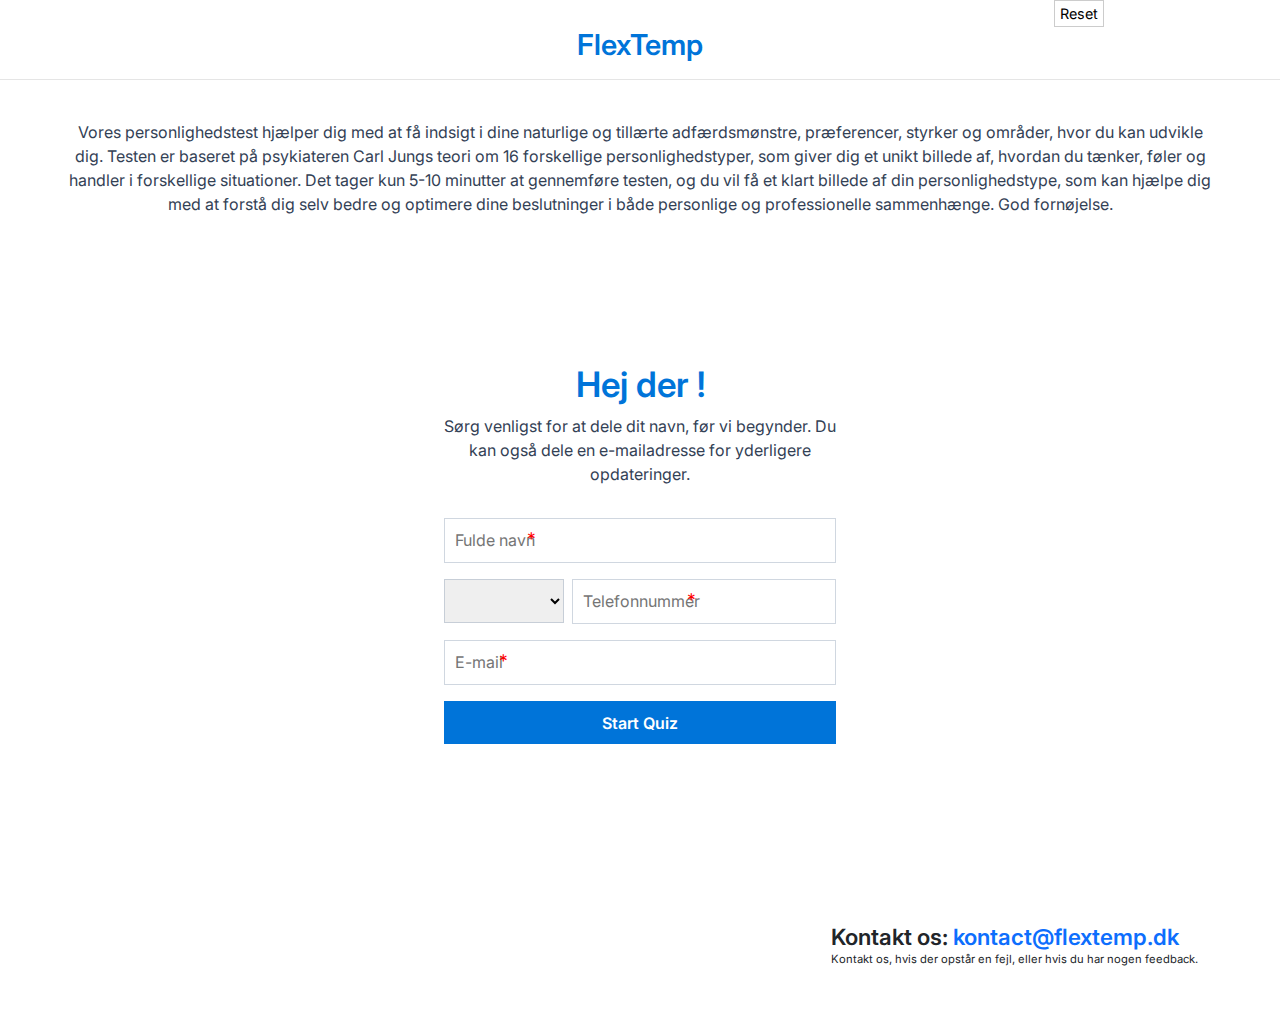
<file: index.html>
<!DOCTYPE html>
<html lang="da">
<head>
    <meta charset="UTF-8">
    <meta name="viewport" content="width=device-width, initial-scale=1.0">
    <title>Personality Test</title>

    <!-- Google Font -->
    <link rel="preconnect" href="https://fonts.googleapis.com">
    <link rel="preconnect" href="https://fonts.gstatic.com" crossorigin>
    <link href="https://fonts.googleapis.com/css2?family=Inter:ital,opsz,wght@0,14..32,100..900;1,14..32,100..900&display=swap" rel="stylesheet">

    <!-- Bootstrap css -->
    <link rel="stylesheet" href="./assets/css/bootstrap.min.css">

    <!-- Custom css -->
    <link rel="stylesheet" href="./assets/css/style.css">
</head>
<body>
  <div class="resetAndSelect">
    <div id="google_translate_element"></div>
  <button class="translateReset" onclick="resetTranslation()">Reset</button>
  </div>
  <nav class="topNav">
    <div class="navLogo">
      
      <a href="index.html" class="LogoAlter">FlexTemp</a>
    </div>
    
  </nav>
    <div class="introduction">
      <p class="introData">Vores personlighedstest hjælper dig med at få indsigt i dine naturlige og tillærte adfærdsmønstre, præferencer, styrker og områder, hvor du kan udvikle dig. Testen er baseret på psykiateren Carl Jungs teori om 16 forskellige personlighedstyper, som giver dig et unikt billede af, hvordan du tænker, føler og handler i forskellige situationer.
        Det tager kun 5-10 minutter at gennemføre testen, og du vil få et klart billede af din personlighedstype, som kan hjælpe dig med at forstå dig selv bedre og optimere dine beslutninger i både personlige og professionelle sammenhænge.
        God fornøjelse.</p>
    </div>
    <div class="home container homeParent">
      <div class="homeContentMain text-center">
        <h1 class='title'>Hej der !</h1>
        <p class='homeParagraph'>
          Sørg venligst for at dele dit navn, før vi begynder. Du kan også dele en e-mailadresse for yderligere opdateringer.
        </p>
        <form class='homeForm ' id="userForm">
          
          <div class="input-group name">
            <input
              class='homeInput'
              type="text"
              id="nameInput" 
              name="name"
              placeholder='Fulde navn'
              required
            />
            <span id="nameStar" class="placeholder-star">*</span>
            <span id="nameError" style="color: red;"></span>  
          </div>

         

          <div class="input-group mobile">
            <select id="countryCode" class="homeInput">
                
            </select>
            <input
              class='homeInput'
              type="tel"
              id="mobileInput" 
              name="mobile"
              placeholder='Telefonnummer'
              required
            />
            <span id="mobileStar" class="placeholder-star telephon">*</span>
            <span id="mobileError" style="color: red;"></span>
          </div>
        

          <div class="input-group email">
            <input
              class='homeInput'
              type="email"
              id="emailInput" 
              name="email"
              placeholder='E-mail'
              required
            />
            <span id="emailStar" class="placeholder-star">*</span> 
            <span id="emailError" style="color: red;"></span>
          </div>

         
          <button type="submit" class='startButton'>Start Quiz</button>
        </form>
      </div>
    </div>

    <footer>
      <div class="container">
        <div class="footerData">
          <h6 class="footerEmail">Kontakt os: <a href="mailto: kontact@flextemp.dk">kontact@flextemp.dk</a></h6>
          <p class="footerPara">Kontakt os, hvis der opstår en fejl, eller hvis du har nogen feedback.</p>
        </div>
      </div>
    </footer>

    
    <!-- Bootstrap js -->
    <script src="./assets/js/bootstrap.min.js"></script>

    <!-- custom js -->
     <script src="./assets/js/script.js"></script>

     <script>

      document.getElementById('userForm').addEventListener('submit', function(event) {
    event.preventDefault(); // Prevent form submission

    // Input fields
    let nameInput = document.getElementById('nameInput');
    let emailInput = document.getElementById('emailInput');
    let countryCode = document.getElementById('countryCode').value; // Get selected country code
    let mobileInput = document.getElementById('mobileInput');

    // Error message fields
    let nameError = document.getElementById('nameError');
    let emailError = document.getElementById('emailError');
    let mobileError = document.getElementById('mobileError');

    // Reset previous error messages
    nameError.textContent = "";
    emailError.textContent = "";
    mobileError.textContent = "";

    // Validation Flag
    let isValid = true;

    // Name Validation
    if (nameInput.value.trim() === "") {
        nameError.textContent = "Name is required!";
        isValid = false;
    }

    // Email Validation
    let emailPattern = /^[^\s@]+@[^\s@]+\.[^\s@]+$/;
    if (emailInput.value.trim() === "") {
        emailError.textContent = "Email is required!";
        isValid = false;
    } else if (!emailPattern.test(emailInput.value.trim())) {
        emailError.textContent = "Enter a valid email!";
        isValid = false;
    }

    // Mobile Validation
    let mobilePattern = /^[0-9\-+\s]{5,15}$/;
    if (mobileInput.value.trim() === "") {
        mobileError.textContent = "Phone number is required!";
        isValid = false;
    } else if (!mobilePattern.test(mobileInput.value.trim())) {
        mobileError.textContent = "Enter a valid phone number!";
        isValid = false;
    } else {
        mobileError.textContent = "";
    }

    // If valid, save data and redirect
    if (isValid) {
        let userData = {
            name: nameInput.value,
            email: emailInput.value,
            phone: countryCode + " " + mobileInput.value, // Combine country code & mobile number
        };

        localStorage.setItem('mcqUser', JSON.stringify(userData));

        // Redirect to MCQ page
        window.location.href = 'quiz.html';
    }
});


  // Country code
  document.addEventListener("DOMContentLoaded", function () {
      // Fetch country codes from an API
      fetch('https://restcountries.com/v3.1/all')
          .then(response => response.json())
          .then(data => {
              const countrySelect = document.getElementById('countryCode');
              
              // Filter and map country data
              let countries = data
                  .filter(country => country.cca2 && country.idd && country.idd.root)
                  .map(country => ({
                      name: country.name.common,
                      code: country.idd.root + (country.idd.suffixes ? country.idd.suffixes[0] : ''),
                      flag: country.flags && country.flags.png ? country.flags.png : ''
                  }));

              // Sort countries alphabetically by name
              countries.sort((a, b) => a.name.localeCompare(b.name));

              // Populate dropdown
              countries.forEach(country => {
                  const option = document.createElement('option');
                  option.value = country.code;
                  option.textContent = `${country.name} (${country.code})`;

                  // Default select "Dutch" country
                  if (country.name === "Netherlands") {
                      option.selected = true;
                  }

                  countrySelect.appendChild(option);
              });
          })
          .catch(error => console.error('Error fetching country data:', error));
  });

  function updatePlaceholderStars() {
  const inputs = document.querySelectorAll(".homeInput");

  inputs.forEach((input) => {
    const star = input.parentElement.querySelector(".placeholder-star");

    if (star) {
      const tempSpan = document.createElement("span");
      tempSpan.style.visibility = "hidden";
      tempSpan.style.position = "absolute";
      tempSpan.style.fontSize = getComputedStyle(input).fontSize;
      tempSpan.style.fontFamily = getComputedStyle(input).fontFamily;
      tempSpan.innerText = input.placeholder;

      document.body.appendChild(tempSpan);
      const placeholderWidth = tempSpan.offsetWidth;
      document.body.removeChild(tempSpan);

      star.style.position = "absolute";
      star.style.left = `${placeholderWidth + 12}px`;
      if(star.classList.contains("telephon")){
        star.style.left = `${placeholderWidth + 142}px`;
      }
    }
  });
}

document.addEventListener("DOMContentLoaded", function () {
  updatePlaceholderStars();

  // Optional: Run every 1 second to detect translation changes
  setInterval(updatePlaceholderStars, 1000);
});

  </script>
  <script type="text/javascript" src="assets/js/script.js"></script>
  <script type="text/javascript" src="//translate.google.com/translate_a/element.js?cb=googleTranslateElementInit"></script>
</body>
</html>
</file>
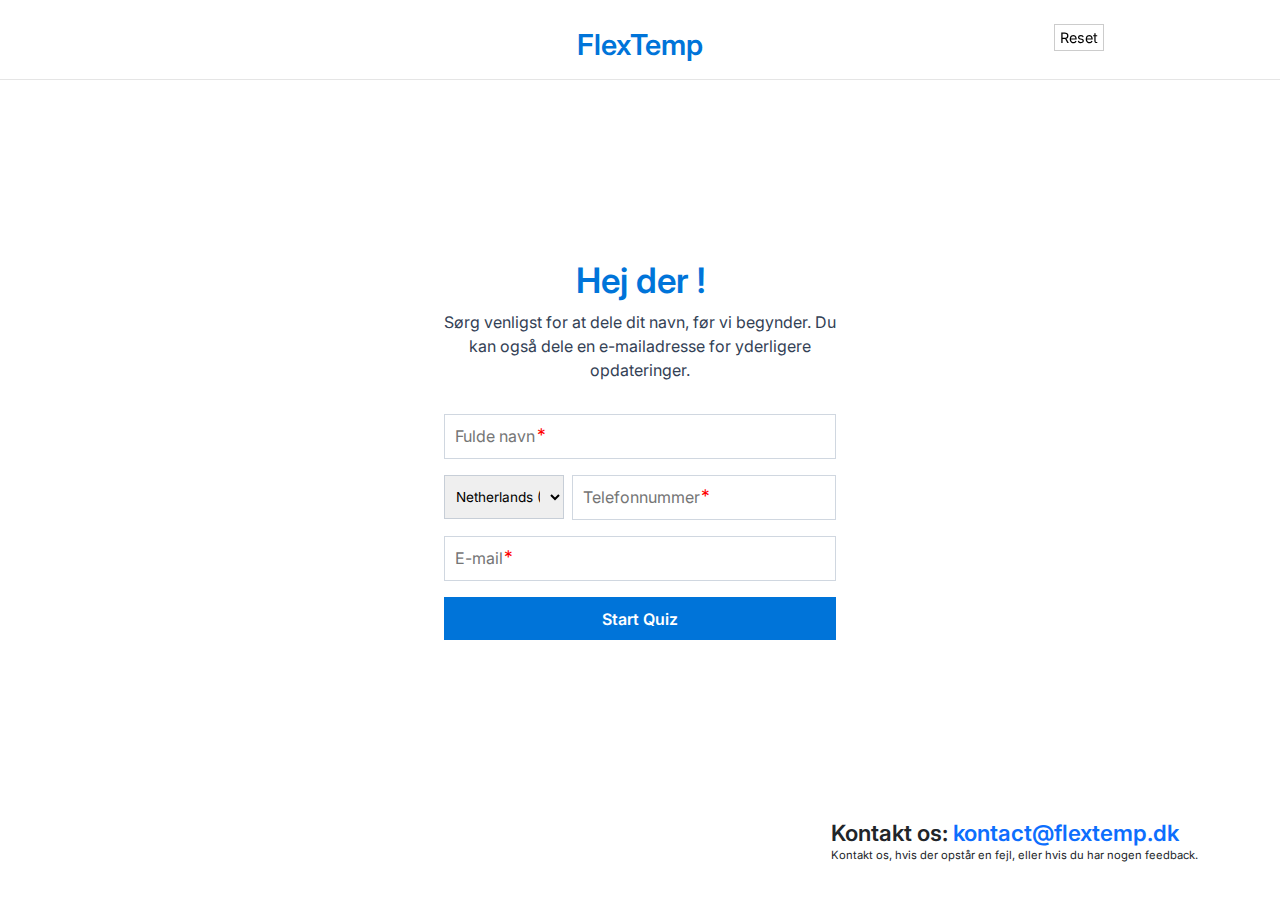
<file: static/index.html>
<!DOCTYPE html>
<html lang="en">
<head>
    <meta charset="UTF-8">
    <meta name="viewport" content="width=device-width, initial-scale=1.0">
    <title>Personality Test</title>

    <!-- Google Font -->
    <link rel="preconnect" href="https://fonts.googleapis.com">
    <link rel="preconnect" href="https://fonts.gstatic.com" crossorigin>
    <link href="https://fonts.googleapis.com/css2?family=Inter:ital,opsz,wght@0,14..32,100..900;1,14..32,100..900&display=swap" rel="stylesheet">

    <!-- Bootstrap css -->
    <link rel="stylesheet" href="/static/assets/css/bootstrap.min.css">

    <!-- Custom css -->
    <link rel="stylesheet" href="/static/assets/css/style.css">
</head>
<body>
  <div class="resetAndSelect">
    <div id="google_translate_element"></div>
  <button class="translateReset" onclick="resetTranslation()">Reset</button>
  <nav class="topNav">
    <div class="navLogo">
      <a href="/static/index.html" class="LogoAlter">FlexTemp</a>
    </div>
  </nav>

    <div class="home container homeParent">
      <div class="homeContentMain text-center">
        <h1 class='title'>Hej der !</h1>
        <p class='homeParagraph'>
          Sørg venligst for at dele dit navn, før vi begynder. Du kan også dele en e-mailadresse for yderligere opdateringer.
        </p>
        <form class='homeForm ' id="userForm">
          
          <div class="input-group name">
            <input
              class='homeInput'
              type="text"
              id="nameInput" 
              name="name"
              placeholder='Fulde navn'
              required
            />
            <span id="nameStar" class="placeholder-star">*</span>
            <span id="nameError" style="color: red;"></span>  
          </div>

         

          <div class="input-group mobile">
            <select id="countryCode" class="homeInput">
                
            </select>
            <input
              class='homeInput'
              type="tel"
              id="mobileInput" 
              name="mobile"
              placeholder='Telefonnummer'
              required
            />
            <span id="mobileStar" class="placeholder-star">*</span>
            <span id="mobileError" style="color: red;"></span>
          </div>
        

          <div class="input-group email">
            <input
              class='homeInput'
              type="email"
              id="emailInput" 
              name="email"
              placeholder='E-mail'
              required
            />
            <span id="emailStar" class="placeholder-star">*</span> 
            <span id="emailError" style="color: red;"></span>
          </div>

         
          <button type="submit" class='startButton'>Start Quiz</button>
        </form>
      </div>
    </div>

    <footer>
      <div class="container">
        <div class="footerData">
          <h6 class="footerEmail">Kontakt os: <a href="mailto: kontact@flextemp.dk">kontact@flextemp.dk</a></h6>
          <p class="footerPara">Kontakt os, hvis der opstår en fejl, eller hvis du har nogen feedback.</p>
        </div>
      </div>
    </footer>

    
    <!-- Bootstrap js -->
    <script src="/static/assets/js/bootstrap.min.js"></script>

    <!-- custom js -->
     <script src="/static/assets/js/script.js"></script>

     <script>

      document.getElementById('userForm').addEventListener('submit', function(event) {
    event.preventDefault(); // Prevent form submission

    // Input fields
    let nameInput = document.getElementById('nameInput');
    let emailInput = document.getElementById('emailInput');
    let countryCode = document.getElementById('countryCode').value; // Get selected country code
    let mobileInput = document.getElementById('mobileInput');

    // Error message fields
    let nameError = document.getElementById('nameError');
    let emailError = document.getElementById('emailError');
    let mobileError = document.getElementById('mobileError');

    // Reset previous error messages
    nameError.textContent = "";
    emailError.textContent = "";
    mobileError.textContent = "";

    // Validation Flag
    let isValid = true;

    // Name Validation
    if (nameInput.value.trim() === "") {
        nameError.textContent = "Name is required!";
        isValid = false;
    }

    // Email Validation
    let emailPattern = /^[^\s@]+@[^\s@]+\.[^\s@]+$/;
    if (emailInput.value.trim() === "") {
        emailError.textContent = "Email is required!";
        isValid = false;
    } else if (!emailPattern.test(emailInput.value.trim())) {
        emailError.textContent = "Enter a valid email!";
        isValid = false;
    }

    // Mobile Validation
    let mobilePattern = /^[0-9\-+\s]{5,15}$/;
    if (mobileInput.value.trim() === "") {
        mobileError.textContent = "Phone number is required!";
        isValid = false;
    } else if (!mobilePattern.test(mobileInput.value.trim())) {
        mobileError.textContent = "Enter a valid phone number!";
        isValid = false;
    } else {
        mobileError.textContent = "";
    }

    // If valid, save data and redirect
    if (isValid) {
        let userData = {
            name: nameInput.value,
            email: emailInput.value,
            phone: countryCode + " " + mobileInput.value, // Combine country code & mobile number
        };

        localStorage.setItem('mcqUser', JSON.stringify(userData));

        // Redirect to MCQ page
        window.location.href = '/static/quiz.html';
    }
});


  // Country code
document.addEventListener("DOMContentLoaded", function () {
    let countries = [
          { "country": "Afghanistan", "code": "+93" },
          { "country": "Albania", "code": "+355" },
          { "country": "Algeria", "code": "+213" },
          { "country": "Andorra", "code": "+376" },
          { "country": "Angola", "code": "+244" },
          { "country": "Argentina", "code": "+54" },
          { "country": "Armenia", "code": "+374" },
          { "country": "Australia", "code": "+61" },
          { "country": "Austria", "code": "+43" },
          { "country": "Azerbaijan", "code": "+994" },
          { "country": "Bahamas", "code": "+1-242" },
          { "country": "Bahrain", "code": "+973" },
          { "country": "Bangladesh", "code": "+880" },
          { "country": "Barbados", "code": "+1-246" },
          { "country": "Belarus", "code": "+375" },
          { "country": "Belgium", "code": "+32" },
          { "country": "Belize", "code": "+501" },
          { "country": "Benin", "code": "+229" },
          { "country": "Bhutan", "code": "+975" },
          { "country": "Bolivia", "code": "+591" },
          { "country": "Bosnia and Herzegovina", "code": "+387" },
          { "country": "Botswana", "code": "+267" },
          { "country": "Brazil", "code": "+55" },
          { "country": "Brunei", "code": "+673" },
          { "country": "Bulgaria", "code": "+359" },
          { "country": "Burkina Faso", "code": "+226" },
          { "country": "Burundi", "code": "+257" },
          { "country": "Cambodia", "code": "+855" },
          { "country": "Cameroon", "code": "+237" },
          { "country": "Canada", "code": "+1" },
          { "country": "Chad", "code": "+235" },
          { "country": "Chile", "code": "+56" },
          { "country": "China", "code": "+86" },
          { "country": "Colombia", "code": "+57" },
          { "country": "Comoros", "code": "+269" },
          { "country": "Congo", "code": "+242" },
          { "country": "Costa Rica", "code": "+506" },
          { "country": "Croatia", "code": "+385" },
          { "country": "Cuba", "code": "+53" },
          { "country": "Cyprus", "code": "+357" },
          { "country": "Czech Republic", "code": "+420" },
          { "country": "Denmark", "code": "+45" },
          { "country": "Djibouti", "code": "+253" },
          { "country": "Dominican Republic", "code": "+1-809" },
          { "country": "Ecuador", "code": "+593" },
          { "country": "Egypt", "code": "+20" },
          { "country": "El Salvador", "code": "+503" },
          { "country": "Equatorial Guinea", "code": "+240" },
          { "country": "Eritrea", "code": "+291" },
          { "country": "Estonia", "code": "+372" },
          { "country": "Ethiopia", "code": "+251" },
          { "country": "Fiji", "code": "+679" },
          { "country": "Finland", "code": "+358" },
          { "country": "France", "code": "+33" },
          { "country": "Gabon", "code": "+241" },
          { "country": "Gambia", "code": "+220" },
          { "country": "Georgia", "code": "+995" },
          { "country": "Germany", "code": "+49" },
          { "country": "Ghana", "code": "+233" },
          { "country": "Greece", "code": "+30" },
          { "country": "Greenland", "code": "+299" },
          { "country": "Guatemala", "code": "+502" },
          { "country": "Guinea", "code": "+224" },
          { "country": "Guyana", "code": "+592" },
          { "country": "Haiti", "code": "+509" },
          { "country": "Honduras", "code": "+504" },
          { "country": "Hong Kong", "code": "+852" },
          { "country": "Hungary", "code": "+36" },
          { "country": "Iceland", "code": "+354" },
          { "country": "India", "code": "+91" },
          { "country": "Indonesia", "code": "+62" },
          { "country": "Iran", "code": "+98" },
          { "country": "Iraq", "code": "+964" },
          { "country": "Ireland", "code": "+353" },
          { "country": "Israel", "code": "+972" },
          { "country": "Italy", "code": "+39" },
          { "country": "Jamaica", "code": "+1-876" },
          { "country": "Japan", "code": "+81" },
          { "country": "Jordan", "code": "+962" },
          { "country": "Kazakhstan", "code": "+7" },
          { "country": "Kenya", "code": "+254" },
          { "country": "Kuwait", "code": "+965" },
          { "country": "Kyrgyzstan", "code": "+996" },
          { "country": "Laos", "code": "+856" },
          { "country": "Latvia", "code": "+371" },
          { "country": "Lebanon", "code": "+961" },
          { "country": "Lesotho", "code": "+266" },
          { "country": "Liberia", "code": "+231" },
          { "country": "Libya", "code": "+218" },
          { "country": "Lithuania", "code": "+370" },
          { "country": "Luxembourg", "code": "+352" },
          { "country": "Macau", "code": "+853" },
          { "country": "Madagascar", "code": "+261" },
          { "country": "Malawi", "code": "+265" },
          { "country": "Malaysia", "code": "+60" },
          { "country": "Maldives", "code": "+960" },
          { "country": "Mali", "code": "+223" },
          { "country": "Malta", "code": "+356" },
          { "country": "Mauritania", "code": "+222" },
          { "country": "Mauritius", "code": "+230" },
          { "country": "Mexico", "code": "+52" },
          { "country": "Moldova", "code": "+373" },
          { "country": "Monaco", "code": "+377" },
          { "country": "Mongolia", "code": "+976" },
          { "country": "Montenegro", "code": "+382" },
          { "country": "Morocco", "code": "+212" },
          { "country": "Mozambique", "code": "+258" },
          { "country": "Myanmar", "code": "+95" },
          { "country": "Namibia", "code": "+264" },
          { "country": "Nepal", "code": "+977" },
          { "country": "Netherlands", "code": "+31" },
          { "country": "New Zealand", "code": "+64" },
          { "country": "Nicaragua", "code": "+505" },
          { "country": "Niger", "code": "+227" },
          { "country": "Nigeria", "code": "+234" },
          { "country": "North Korea", "code": "+850" },
          { "country": "Norway", "code": "+47" },
          { "country": "Oman", "code": "+968" },
          { "country": "Pakistan", "code": "+92" },
          { "country": "Palestine", "code": "+970" },
          { "country": "Panama", "code": "+507" },
          { "country": "Papua New Guinea", "code": "+675" },
          { "country": "Paraguay", "code": "+595" },
          { "country": "Peru", "code": "+51" },
          { "country": "Philippines", "code": "+63" },
          { "country": "Poland", "code": "+48" },
          { "country": "Portugal", "code": "+351" },
          { "country": "Qatar", "code": "+974" },
          { "country": "Romania", "code": "+40" },
          { "country": "Russia", "code": "+7" },
          { "country": "Rwanda", "code": "+250" },
          { "country": "Saudi Arabia", "code": "+966" },
          { "country": "Senegal", "code": "+221" },
          { "country": "Serbia", "code": "+381" },
          { "country": "Seychelles", "code": "+248" },
          { "country": "Sierra Leone", "code": "+232" },
          { "country": "Singapore", "code": "+65" },
          { "country": "Slovakia", "code": "+421" },
          { "country": "Slovenia", "code": "+386" },
          { "country": "Somalia", "code": "+252" },
          { "country": "South Africa", "code": "+27" },
          { "country": "South Korea", "code": "+82" },
          { "country": "Spain", "code": "+34" },
          { "country": "Sri Lanka", "code": "+94" },
          { "country": "Sudan", "code": "+249" },
          { "country": "Suriname", "code": "+597" },
          { "country": "Sweden", "code": "+46" },
          { "country": "Switzerland", "code": "+41" },
          { "country": "Syria", "code": "+963" },
          { "country": "Taiwan", "code": "+886" },
          { "country": "Tajikistan", "code": "+992" },
          { "country": "Tanzania", "code": "+255" },
          { "country": "Thailand", "code": "+66" },
          { "country": "Togo", "code": "+228" },
          { "country": "Tunisia", "code": "+216" },
          { "country": "Turkey", "code": "+90" },
          { "country": "Turkmenistan", "code": "+993" },
          { "country": "Uganda", "code": "+256" },
          { "country": "Ukraine", "code": "+380" },
          { "country": "United Arab Emirates", "code": "+971" },
          { "country": "United Kingdom", "code": "+44" },
          { "country": "United States", "code": "+1" },
          { "country": "Uruguay", "code": "+598" },
          { "country": "Uzbekistan", "code": "+998" },
          { "country": "Vatican City", "code": "+379" },
          { "country": "Venezuela", "code": "+58" },
          { "country": "Vietnam", "code": "+84" },
          { "country": "Yemen", "code": "+967" },
          { "country": "Zambia", "code": "+260" },
          { "country": "Zimbabwe", "code": "+263" }
        ]

      // Fetch country codes from an API
      // fetch('https://restcountries.com/v3.1/all')
      //     .then(response => response.json())
      //     .then(data => {
              const countrySelect = document.getElementById('countryCode');
              
              // Filter and map country data
               countries = countries
                  .filter(country => country.country && country.code)
                  .map(country => ({
                      name: country.country,
                      code: country.code,
                  }));

              // Sort countries alphabetically by name
              countries.sort((a, b) => a.name.localeCompare(b.name));

              // Populate dropdown
              countries.forEach(country => {
                  const option = document.createElement('option');
                  option.value = country.code;
                  option.textContent = `${country.name} (${country.code})`;

                  // Default select "Dutch" country
                  if (country.name === "Netherlands") {
                      option.selected = true;
                  }

                  countrySelect.appendChild(option);
              });
          // })
          // .catch(error => console.error('Error fetching country data:', error));
  });

  </script>
  <script type="text/javascript" src="//translate.google.com/translate_a/element.js?cb=googleTranslateElementInit"></script>
  
</body>
</html>
</file>
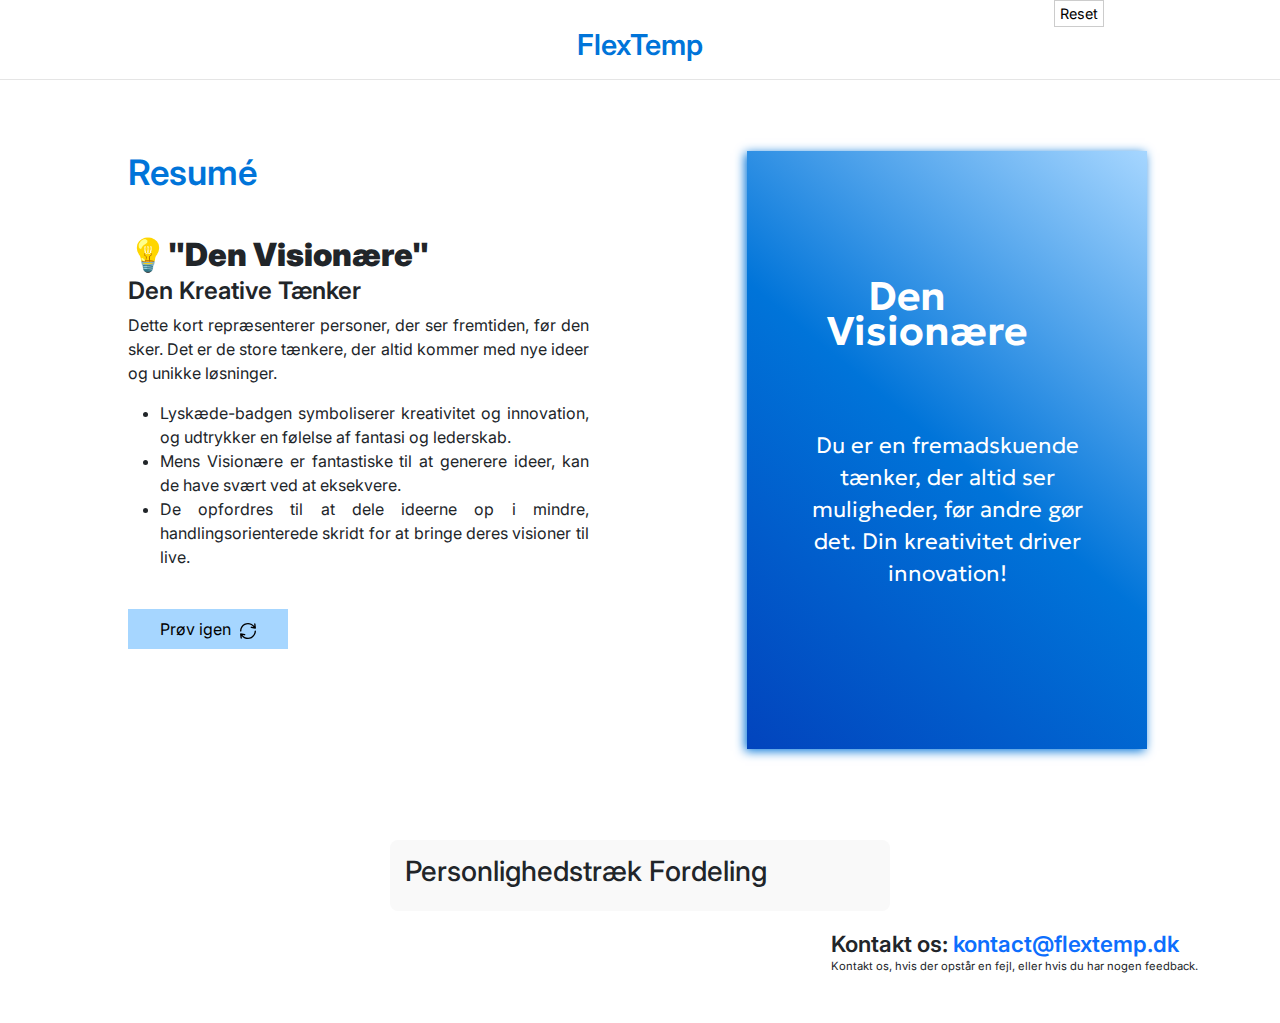
<file: final.html>
<!DOCTYPE html>
<html lang="da">
<head>
    <meta charset="UTF-8">
    <meta name="viewport" content="width=device-width, initial-scale=1.0">
    <title>Personality Test</title>

    <!-- Bootstrap css -->
    <link rel="stylesheet" href="./assets/css/bootstrap.min.css">

    <!-- Font Awsome -->
    <link rel="stylesheet" href="./assets/css/all.min.css">
    <link rel="stylesheet" href="./assets/css/fontawesome.min.css">

    <!-- Google Font -->
    <link rel="preconnect" href="https://fonts.googleapis.com">
    <link rel="preconnect" href="https://fonts.gstatic.com" crossorigin>
    <link href="https://fonts.googleapis.com/css2?family=Geologica:wght@100..900&family=Inter:ital,opsz,wght@0,14..32,100..900;1,14..32,100..900&display=swap" rel="stylesheet">

    <!-- Custom css -->
    <link rel="stylesheet" href="./assets/css/style.css">

    <style>
    .percentage-distribution {
      margin-top: 30px;
      padding: 20px;
      background-color: #f9f9f9;
      border-radius: 8px;
    }

    .trait-container {
      display: flex;
      flex-direction: column;
      gap: 15px;
    }

    .trait-bar {
      display: flex;
      align-items: center;
      justify-content: space-between;
    }

    .trait-name {
      width: 20%;
      font-weight: bold;
    }

    .trait-percentage-bar {
      width: 70%;
      background-color: #e0e0e0;
      border-radius: 25px;
      overflow: hidden;
      height: 20px;
      position: relative;
    }

    .trait-fill {
      height: 100%;
      background-color: #4caf50;
      border-radius: 25px 0 0 25px;
      transition: width 0.5s ease-in-out;
    }

    .trait-value {
      width: 10%;
      text-align: right;
    }

    .percentage-table-container {
      margin: 20px auto;
      max-width: 500px;
      padding: 15px;
      background-color: #f9f9f9;
      border-radius: 8px;
    }

    .percentage-table {
      width: 100%;
      border-collapse: collapse;
    }

    .percentage-table tr {
      border-bottom: 1px solid #e0e0e0;
    }

    .percentage-table tr:last-child {
      border-bottom: none;
    }

    .percentage-table td {
      padding: 8px 5px;
    }

    .trait-name {
      font-weight: bold;
      width: 40%;
    }

    .trait-bar {
      width: 45%;
      background-color: #e0e0e0;
      height: 12px;
      border-radius: 6px;
      overflow: hidden;
    }

    .trait-fill {
      height: 100%;
      background-color: #4caf50;
      border-radius: 6px 0 0 6px;
    }

    .trait-value {
      width: 15%;
      text-align: right;
      font-weight: bold;
    }
    </style>
</head>
<body>
  <div class="resetAndSelect">
    <div id="google_translate_element"></div>
  <button class="translateReset" onclick="resetTranslation()">Reset</button>
  </div>
    <nav class="topNav">
      <div class="navLogo">
        <a href="index.html" class="LogoAlter">FlexTemp</a>
      </div>
    </nav>

    <div class="home container homeParent">
      <div class="mcqContentMain">
        <div class="finalDiv">
            <div class="finalText">
                <div class="finalTextInner">
                  <h1 class="title mb-4 mb-lg-5">Resumé</h1>
                  <div class="secondDiv">
                    <h2 class="second_title resultTitle">💡"Den Visionære"</h2>
                    <h3 class="third_title resulttagline">Den Kreative Tænker</h3>
                  </div>
                  <div class="thirdDiv">
                    <p class="thirdPara resultDescription">Dette kort repræsenterer personer, der ser fremtiden, før den sker. Det er de store tænkere, der altid kommer med nye ideer og unikke løsninger.</p>
                    <ul class="thirdList resultStrengths">
                      <li class="tListItem">Lyskæde-badgen symboliserer kreativitet og innovation, og udtrykker en følelse af fantasi og lederskab.</li>
                      <li class="tListItem">Mens Visionære er fantastiske til at generere ideer, kan de have svært ved at eksekvere.</li>
                      <li class="tListItem">De opfordres til at dele ideerne op i mindre, handlingsorienterede skridt for at bringe deres visioner til live.</li>
                    </ul>
                    <!-- <p class="thirdPara mt-4 mt-lg-5">🎙 "Du tænker ikke bare uden for boksen – du redesigner hele boksen!"</p> -->
                  </div>

                  <button class="lightBtn mt-3 mt-lg-4">Prøv igen 
                    <svg fill="#000000" height="1rem" width="1rem" version="1.1" id="Capa_1" xmlns="http://www.w3.org/2000/svg" xmlns:xlink="http://www.w3.org/1999/xlink" viewBox="0 0 489.698 489.698" xml:space="preserve"><g id="SVGRepo_bgCarrier" stroke-width="0"></g><g id="SVGRepo_tracerCarrier" stroke-linecap="round" stroke-linejoin="round"></g><g id="SVGRepo_iconCarrier"> <g> <g> <path d="M468.999,227.774c-11.4,0-20.8,8.3-20.8,19.8c-1,74.9-44.2,142.6-110.3,178.9c-99.6,54.7-216,5.6-260.6-61l62.9,13.1 c10.4,2.1,21.8-4.2,23.9-15.6c2.1-10.4-4.2-21.8-15.6-23.9l-123.7-26c-7.2-1.7-26.1,3.5-23.9,22.9l15.6,124.8 c1,10.4,9.4,17.7,19.8,17.7c15.5,0,21.8-11.4,20.8-22.9l-7.3-60.9c101.1,121.3,229.4,104.4,306.8,69.3 c80.1-42.7,131.1-124.8,132.1-215.4C488.799,237.174,480.399,227.774,468.999,227.774z"></path> <path d="M20.599,261.874c11.4,0,20.8-8.3,20.8-19.8c1-74.9,44.2-142.6,110.3-178.9c99.6-54.7,216-5.6,260.6,61l-62.9-13.1 c-10.4-2.1-21.8,4.2-23.9,15.6c-2.1,10.4,4.2,21.8,15.6,23.9l123.8,26c7.2,1.7,26.1-3.5,23.9-22.9l-15.6-124.8 c-1-10.4-9.4-17.7-19.8-17.7c-15.5,0-21.8,11.4-20.8,22.9l7.2,60.9c-101.1-121.2-229.4-104.4-306.8-69.2 c-80.1,42.6-131.1,124.8-132.2,215.3C0.799,252.574,9.199,261.874,20.599,261.874z"></path> </g> </g> </g></svg>
                  </button>
                </div>
            </div>
            <div class="finalCertificate">
              <div class="finalSertificateInner">
                <h2 class="resultTitle">Den Visionære</h2>
                <p class="resultSummary">Du er en fremadskuende tænker, der altid ser muligheder, før andre gør det. Din kreativitet driver innovation!</p>
              </div>
            </div>
        </div>
      </div>
    </div>

    <div class="percentage-table-container">
      <h3>Personlighedstræk Fordeling</h3>
      <table class="percentage-table">
        <tbody id="percentageTableBody">
          <!-- Table rows will be added dynamically -->
        </tbody>
      </table>
    </div>

    <footer>
      <div class="container">
        <div class="footerData">
          <h6 class="footerEmail">Kontakt os: <a href="mailto: kontact@flextemp.dk">kontact@flextemp.dk</a></h6>
          <p class="footerPara">Kontakt os, hvis der opstår en fejl, eller hvis du har nogen feedback.</p>
        </div>
      </div>
    </footer>

    
    <!-- Bootstrap js -->
    <script src="./assets/js/bootstrap.min.js"></script>

    <!-- Bootstrap js -->
    <script src="./assets/js/all.min.js"></script>
    <script src="./assets/js/fontawesome.min.js"></script>

    <!-- custom js -->
     <script src="./assets/js/script.js"></script>

     <script>
   
      const lightBtn = document.querySelector(".lightBtn");
        // Add a click event listener to the button
        lightBtn.addEventListener("click", () => {
          // Clear any stored quiz data (if applicable)
          localStorage.removeItem("quizResult"); // Example: Clear the quiz result from localStorage

          // Reload the page to reset the quiz
          window.location.href = "quiz.html";
        });

      // Retrieve the quiz result from localStorage
      const quizResult = JSON.parse(localStorage.getItem("quizResult"));

      // Check if the result exists
      if (quizResult) {
        // Update all elements with the class "resultTitle"
        const resultTitles = document.querySelectorAll(".resultTitle");
        resultTitles.forEach(title => {
          title.textContent = quizResult.title || "Ingen titel tilgængelig";
        });

        // Update all elements with the class "resulttagline"
        const resulttaglines = document.querySelectorAll(".resulttagline");
        resulttaglines.forEach(tagline => {
          tagline.textContent = quizResult.tagline || "Ingen kaldenavn tilgængelig";
        });

        // Update all elements with the class "resultDescription"
        const resultDescriptions = document.querySelectorAll(".resultDescription");
        resultDescriptions.forEach(description => {
          description.textContent = quizResult.description || "Ingen beskrivelse tilgængelig";
        });

        // Update all elements with the class "resultStrengths"
        const resultStrengths = document.querySelectorAll(".resultStrengths");
        if (quizResult.strengths && Array.isArray(quizResult.strengths)) {
          resultStrengths.forEach(strengths => {
            strengths.innerHTML = quizResult.strengths
              .map(strength => `<li class="tListItem">${strength}</li>`)
              .join("");
          });
        }

        // Update all elements with the class "resultSummary"
        const resultSummaries = document.querySelectorAll(".resultSummary");
        resultSummaries.forEach(summary => {
          summary.textContent = quizResult.summary || "Ingen resumé tilgængelig";
        });

        // Update the percentage distribution table
        const tableBody = document.getElementById('percentageTableBody');
        const percentageDistribution = quizResult.percentage_distribution;

        for (const [trait, percentage] of Object.entries(percentageDistribution)) {
          const row = document.createElement('tr');
          
          // Trait name cell
          const nameCell = document.createElement('td');
          nameCell.className = 'trait-name';
          nameCell.textContent = trait;
          
          // Trait bar cell
          const barCell = document.createElement('td');
          const traitBar = document.createElement('div');
          traitBar.className = 'trait-bar';
          const traitFill = document.createElement('div');
          traitFill.className = 'trait-fill';
          traitFill.style.width = percentage + '%';
          traitBar.appendChild(traitFill);
          barCell.appendChild(traitBar);
          
          // Trait value cell
          const valueCell = document.createElement('td');
          valueCell.className = 'trait-value';
          valueCell.textContent = percentage + '%';
          
          // Add cells to row
          row.appendChild(nameCell);
          row.appendChild(barCell);
          row.appendChild(valueCell);
          
          // Add row to table
          tableBody.appendChild(row);
        }
      } else {
        console.error("Ingen quizresultater fundet i localStorage.");
      }
     </script>
<script type="text/javascript" src="assets/js/script.js"></script>
<script type="text/javascript" src="//translate.google.com/translate_a/element.js?cb=googleTranslateElementInit"></script>
   
</body>
</html>
</file>
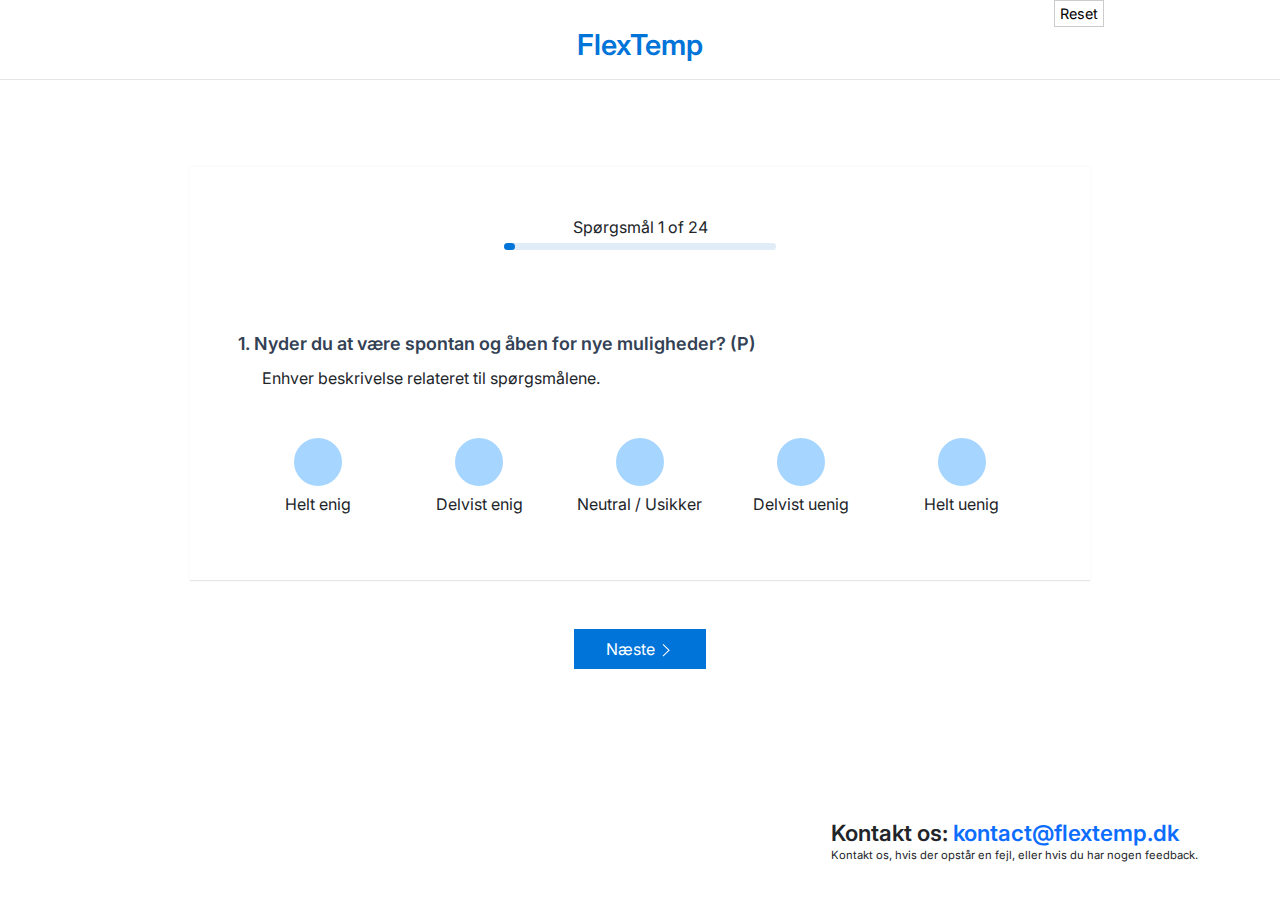
<file: quiz.html>
<!DOCTYPE html>
<html lang="da">
<head>
    <meta charset="UTF-8">
    <meta name="viewport" content="width=device-width, initial-scale=1.0">
    <title>Personality Test</title>

    <!-- Google Font -->
    <link rel="preconnect" href="https://fonts.googleapis.com">
    <link rel="preconnect" href="https://fonts.gstatic.com" crossorigin>
    <link href="https://fonts.googleapis.com/css2?family=Inter:ital,opsz,wght@0,14..32,100..900;1,14..32,100..900&display=swap" rel="stylesheet">

    <!-- Bootstrap css -->
    <link rel="stylesheet" href="./assets/css/bootstrap.min.css">

    <!-- Custom css -->
    <link rel="stylesheet" href="./assets/css/style.css">
</head>
<body>
  <div class="resetAndSelect">
    <div id="google_translate_element"></div>
  <button class="translateReset" onclick="resetTranslation()">Reset</button>
  </div>
  <nav class="topNav">
    <div class="navLogo">
      <a href="index.html" class="LogoAlter">FlexTemp</a>
    </div>
  </nav>

    <div class="home container homeParent">
      <div class="mcqContentMain">
        <div class="mcqDiv">
            <!-- Progreaa -->
            <div class="mcqBox">
                <div class="progressDiv text-center">
                    <p class="progressText">Spørgsmål <span>1</span> of <span>24</span></p>
                    <div class="progressFull">
                        <div class="progressActive"></div>
                    </div>
                </div>
    
                <!-- MCQ Intoduction-->
                <div class="mcqIntro my-4 my-lg-5">
                    <h2 class="mcqTitle">1. Har du en god balance mellem arbejde og privatliv i denne virksomhed?</h2>
                    <p class="mcqParagraph">Enhver beskrivelse relateret til spørgsmålene.</p>
                </div>
    
                <!-- MCQs -->
                <div class="mcqs">
                    <div class="mcqSingle">
                      <input type="radio" id="mcq1-option1" name="mcq1">
                      <label for="mcq1-option1" class="mcqName"></label>
                      <p class="mcqpara">Helt enig</p>
                    </div>
                    <div class="mcqSingle">
                      <input type="radio" id="mcq1-option2" name="mcq1">
                      <label for="mcq1-option2" class="mcqName"></label>
                      <p class="mcqpara">Delvist enig</p>
                    </div>
                    <div class="mcqSingle">
                      <input type="radio" id="mcq1-option3" name="mcq1">
                      <label for="mcq1-option3" class="mcqName"></label>
                      <p class="mcqpara">Neutral / Usikker</p>
                    </div>
                    <div class="mcqSingle">
                      <input type="radio" id="mcq1-option4" name="mcq1">
                      <label for="mcq1-option4" class="mcqName"></label>
                      <p class="mcqpara">Delvist uenig</p>
                    </div>
                    <div class="mcqSingle">
                      <input type="radio" id="mcq1-option5" name="mcq1">
                      <label for="mcq1-option5" class="mcqName"></label>
                      <p class="mcqpara">Helt uenig</p>
                    </div>
                </div>
            </div>

            <div class="nextDiv">
                <button class="leftBtn">
                  <svg viewBox="0 0 1024 1024" class="icon" version="1.1" xmlns="http://www.w3.org/2000/svg" fill="#000000"><g id="SVGRepo_bgCarrier" stroke-width="0"></g><g id="SVGRepo_tracerCarrier" stroke-linecap="round" stroke-linejoin="round"></g><g id="SVGRepo_iconCarrier"><path d="M768 903.232l-50.432 56.768L256 512l461.568-448 50.432 56.768L364.928 512z" ></path></g></svg> Tilbage
                </button>
                <button class="nextButton">Næste <svg viewBox="0 0 1024 1024" class="icon" version="1.1" xmlns="http://www.w3.org/2000/svg" fill="#000000"><g id="SVGRepo_bgCarrier" stroke-width="0"></g><g id="SVGRepo_tracerCarrier" stroke-linecap="round" stroke-linejoin="round"></g><g id="SVGRepo_iconCarrier"><path d="M256 120.768L306.432 64 768 512l-461.568 448L256 903.232 659.072 512z" fill="#ffffff"></path></g></svg>
                </button>
            </div>
        </div>
        <div class="mcqBox generate loadingScreen">
          <div class="progressDiv generate">
              <p class="progressText">Genererer resultater...</p>
              <img class="generateImg" src="./assets/images/Screenshot.png" alt="">
              <div class="progressFull">
                  <div class="progressActiveLoading"></div>
              </div>
          </div>
        </div>
      </div>
    </div>

    <footer>
      <div class="container">
        <div class="footerData">
          <h6 class="footerEmail">Kontakt os: <a href="mailto: kontact@flextemp.dk">kontact@flextemp.dk</a></h6>
          <p class="footerPara">Kontakt os, hvis der opstår en fejl, eller hvis du har nogen feedback.</p>
        </div>
      </div>
    </footer>
    
    <!-- Bootstrap js -->
    <script src="./assets/js/bootstrap.min.js"></script>

    <!-- custom js -->
     <script src="./assets/js/script.js"></script>

     <script type="text/javascript" src="assets/js/script.js"></script>
     <script type="text/javascript" src="//translate.google.com/translate_a/element.js?cb=googleTranslateElementInit"></script>

</body>
</html>
</file>
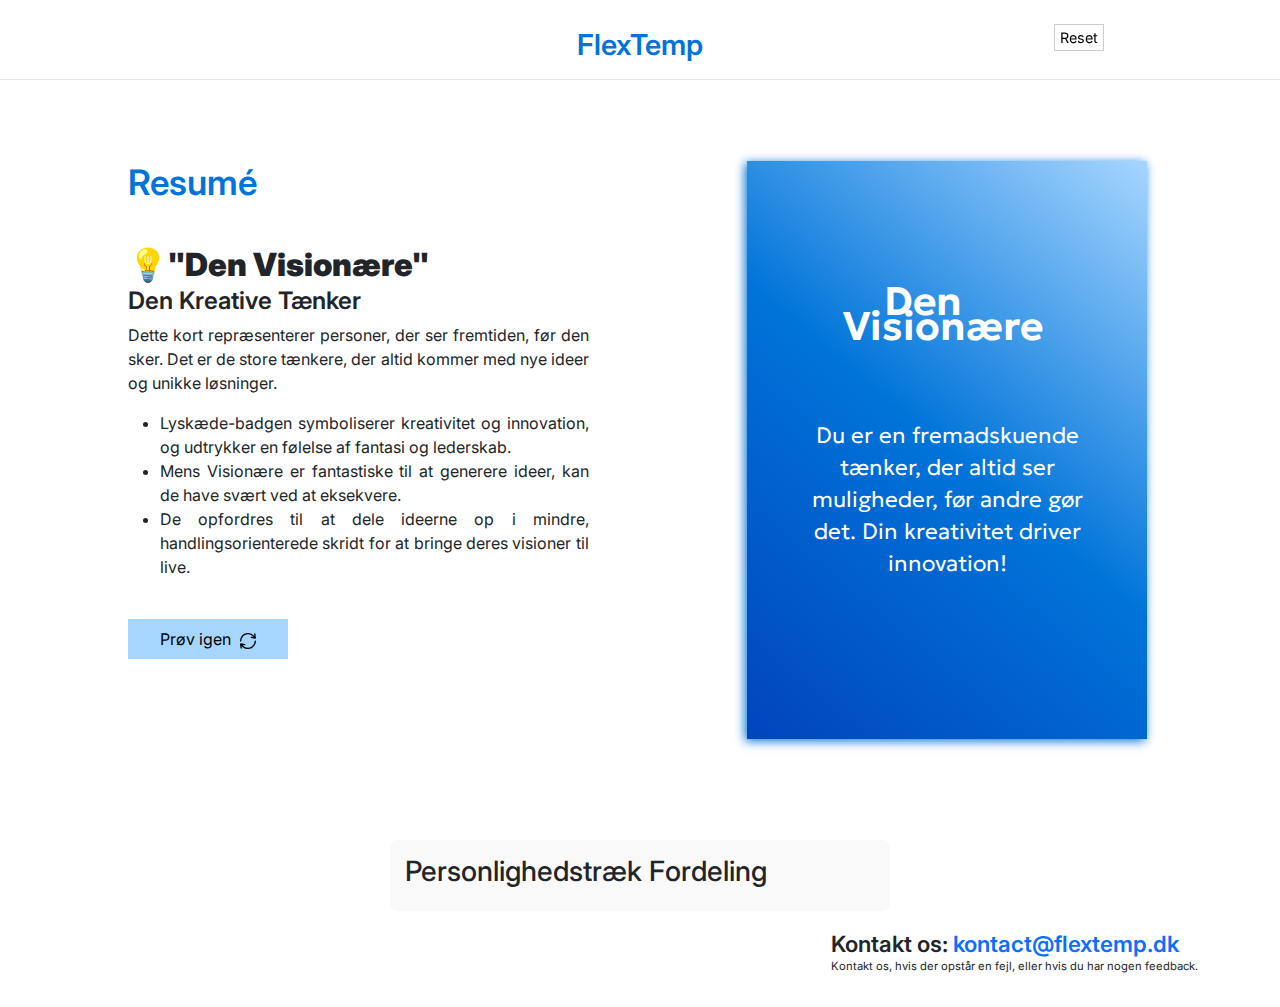
<file: static/final.html>
<!DOCTYPE html>
<html lang="en">
<head>
    <meta charset="UTF-8">
    <meta name="viewport" content="width=device-width, initial-scale=1.0">
    <title>Personality Test</title>

    <!-- Bootstrap css -->
    <link rel="stylesheet" href="/static/assets/css/bootstrap.min.css">

    <!-- Font Awsome -->
    <link rel="stylesheet" href="/static/assets/css/all.min.css">
    <link rel="stylesheet" href="/static/assets/css/fontawesome.min.css">

    <!-- Google Font -->
    <link rel="preconnect" href="https://fonts.googleapis.com">
    <link rel="preconnect" href="https://fonts.gstatic.com" crossorigin>
    <link href="https://fonts.googleapis.com/css2?family=Geologica:wght@100..900&family=Inter:ital,opsz,wght@0,14..32,100..900;1,14..32,100..900&display=swap" rel="stylesheet">

    <!-- Custom css -->
    <link rel="stylesheet" href="/static/assets/css/style.css">

    <style>
    .percentage-distribution {
      margin-top: 30px;
      padding: 20px;
      background-color: #f9f9f9;
      border-radius: 8px;
    }

    .trait-container {
      display: flex;
      flex-direction: column;
      gap: 15px;
    }

    .trait-bar {
      display: flex;
      align-items: center;
      justify-content: space-between;
    }

    .trait-name {
      width: 20%;
      font-weight: bold;
    }

    .trait-percentage-bar {
      width: 70%;
      background-color: #e0e0e0;
      border-radius: 25px;
      overflow: hidden;
      height: 20px;
      position: relative;
    }

    .trait-fill {
      height: 100%;
      background-color: #4caf50;
      border-radius: 25px 0 0 25px;
      transition: width 0.5s ease-in-out;
    }

    .trait-value {
      width: 10%;
      text-align: right;
    }

    .percentage-table-container {
      margin: 20px auto;
      max-width: 500px;
      padding: 15px;
      background-color: #f9f9f9;
      border-radius: 8px;
    }

    .percentage-table {
      width: 100%;
      border-collapse: collapse;
    }

    .percentage-table tr {
      border-bottom: 1px solid #e0e0e0;
    }

    .percentage-table tr:last-child {
      border-bottom: none;
    }

    .percentage-table td {
      padding: 8px 5px;
    }

    .trait-name {
      font-weight: bold;
      width: 40%;
    }

    .trait-bar {
      width: 45%;
      background-color: #e0e0e0;
      height: 12px;
      border-radius: 6px;
      overflow: hidden;
    }

    .trait-fill {
      height: 100%;
      background-color: #4caf50;
      border-radius: 6px 0 0 6px;
    }

    .trait-value {
      width: 15%;
      text-align: right;
      font-weight: bold;
    }
    </style>
</head>
<body>
  <div class="resetAndSelect">
    <div id="google_translate_element"></div>
  <button class="translateReset" onclick="resetTranslation()">Reset</button>
    <nav class="topNav">
      <div class="navLogo">
        <a href="/static/index.html" class="LogoAlter">FlexTemp</a>
      </div>
    </nav>

    <div class="home container homeParent">
      <div class="mcqContentMain">
        <div class="finalDiv">
            <div class="finalText">
                <div class="finalTextInner">
                  <h1 class="title mb-4 mb-lg-5">Resumé</h1>
                  <div class="secondDiv">
                    <h2 class="second_title resultTitle">💡"Den Visionære"</h2>
                    <h3 class="third_title resulttagline">Den Kreative Tænker</h3>
                  </div>
                  <div class="thirdDiv">
                    <p class="thirdPara resultDescription">Dette kort repræsenterer personer, der ser fremtiden, før den sker. Det er de store tænkere, der altid kommer med nye ideer og unikke løsninger.</p>
                    <ul class="thirdList resultStrengths">
                      <li class="tListItem">Lyskæde-badgen symboliserer kreativitet og innovation, og udtrykker en følelse af fantasi og lederskab.</li>
                      <li class="tListItem">Mens Visionære er fantastiske til at generere ideer, kan de have svært ved at eksekvere.</li>
                      <li class="tListItem">De opfordres til at dele ideerne op i mindre, handlingsorienterede skridt for at bringe deres visioner til live.</li>
                    </ul>
                    <!-- <p class="thirdPara mt-4 mt-lg-5">🎙 "Du tænker ikke bare uden for boksen – du redesigner hele boksen!"</p> -->
                  </div>

                  <button class="lightBtn mt-3 mt-lg-4">Prøv igen 
                    <svg fill="#000000" height="1rem" width="1rem" version="1.1" id="Capa_1" xmlns="http://www.w3.org/2000/svg" xmlns:xlink="http://www.w3.org/1999/xlink" viewBox="0 0 489.698 489.698" xml:space="preserve"><g id="SVGRepo_bgCarrier" stroke-width="0"></g><g id="SVGRepo_tracerCarrier" stroke-linecap="round" stroke-linejoin="round"></g><g id="SVGRepo_iconCarrier"> <g> <g> <path d="M468.999,227.774c-11.4,0-20.8,8.3-20.8,19.8c-1,74.9-44.2,142.6-110.3,178.9c-99.6,54.7-216,5.6-260.6-61l62.9,13.1 c10.4,2.1,21.8-4.2,23.9-15.6c2.1-10.4-4.2-21.8-15.6-23.9l-123.7-26c-7.2-1.7-26.1,3.5-23.9,22.9l15.6,124.8 c1,10.4,9.4,17.7,19.8,17.7c15.5,0,21.8-11.4,20.8-22.9l-7.3-60.9c101.1,121.3,229.4,104.4,306.8,69.3 c80.1-42.7,131.1-124.8,132.1-215.4C488.799,237.174,480.399,227.774,468.999,227.774z"></path> <path d="M20.599,261.874c11.4,0,20.8-8.3,20.8-19.8c1-74.9,44.2-142.6,110.3-178.9c99.6-54.7,216-5.6,260.6,61l-62.9-13.1 c-10.4-2.1-21.8,4.2-23.9,15.6c-2.1,10.4,4.2,21.8,15.6,23.9l123.8,26c7.2,1.7,26.1-3.5,23.9-22.9l-15.6-124.8 c-1-10.4-9.4-17.7-19.8-17.7c-15.5,0-21.8,11.4-20.8,22.9l7.2,60.9c-101.1-121.2-229.4-104.4-306.8-69.2 c-80.1,42.6-131.1,124.8-132.2,215.3C0.799,252.574,9.199,261.874,20.599,261.874z"></path> </g> </g> </g></svg>
                  </button>
                </div>
            </div>
            <div class="finalCertificate">
              <div class="finalSertificateInner">
                <h2 class="resultTitle">Den Visionære</h2>
                <p class="resultSummary">Du er en fremadskuende tænker, der altid ser muligheder, før andre gør det. Din kreativitet driver innovation!</p>
              </div>
            </div>
        </div>
      </div>
    </div>

    <div class="percentage-table-container">
      <h3>Personlighedstræk Fordeling</h3>
      <table class="percentage-table">
        <tbody id="percentageTableBody">
          <!-- Table rows will be added dynamically -->
        </tbody>
      </table>
    </div>

    <footer>
      <div class="container">
        <div class="footerData">
          <h6 class="footerEmail">Kontakt os: <a href="mailto: kontact@flextemp.dk">kontact@flextemp.dk</a></h6>
          <p class="footerPara">Kontakt os, hvis der opstår en fejl, eller hvis du har nogen feedback.</p>
        </div>
      </div>
    </footer>

    
    <!-- Bootstrap js -->
    <script src="/static/assets/js/bootstrap.min.js"></script>

    <!-- Bootstrap js -->
    <script src="/static/assets/js/all.min.js"></script>
    <script src="/static/assets/js/fontawesome.min.js"></script>

    <!-- custom js -->
     <script src="/static/assets/js/script.js"></script>
     <script type="text/javascript" src="//translate.google.com/translate_a/element.js?cb=googleTranslateElementInit"></script>

     <script>
   
      const lightBtn = document.querySelector(".lightBtn");
        // Add a click event listener to the button
        lightBtn.addEventListener("click", () => {
          // Clear any stored quiz data (if applicable)
          localStorage.removeItem("quizResult"); // Example: Clear the quiz result from localStorage

          // Reload the page to reset the quiz
          window.location.href = "/static/quiz.html";
        });

      // Retrieve the quiz result from localStorage
      const quizResult = JSON.parse(localStorage.getItem("quizResult"));

      // Check if the result exists
      if (quizResult) {
        // Update all elements with the class "resultTitle"
        const resultTitles = document.querySelectorAll(".resultTitle");
        resultTitles.forEach(title => {
          title.textContent = quizResult.title || "Ingen titel tilgængelig";
        });

        // Update all elements with the class "resulttagline"
        const resulttaglines = document.querySelectorAll(".resulttagline");
        resulttaglines.forEach(tagline => {
          tagline.textContent = quizResult.tagline || "Ingen kaldenavn tilgængelig";
        });

        // Update all elements with the class "resultDescription"
        const resultDescriptions = document.querySelectorAll(".resultDescription");
        resultDescriptions.forEach(description => {
          description.textContent = quizResult.description || "Ingen beskrivelse tilgængelig";
        });

        // Update all elements with the class "resultStrengths"
        const resultStrengths = document.querySelectorAll(".resultStrengths");
        if (quizResult.strengths && Array.isArray(quizResult.strengths)) {
          resultStrengths.forEach(strengths => {
            strengths.innerHTML = quizResult.strengths
              .map(strength => `<li class="tListItem">${strength}</li>`)
              .join("");
          });
        }

        // Update all elements with the class "resultSummary"
        const resultSummaries = document.querySelectorAll(".resultSummary");
        resultSummaries.forEach(summary => {
          summary.textContent = quizResult.summary || "Ingen resumé tilgængelig";
        });

        // Update the percentage distribution table
        const tableBody = document.getElementById('percentageTableBody');
        const percentageDistribution = quizResult.percentage_distribution;

        for (const [trait, percentage] of Object.entries(percentageDistribution)) {
          const row = document.createElement('tr');
          
          // Trait name cell
          const nameCell = document.createElement('td');
          nameCell.className = 'trait-name';
          nameCell.textContent = trait;
          
          // Trait bar cell
          const barCell = document.createElement('td');
          const traitBar = document.createElement('div');
          traitBar.className = 'trait-bar';
          const traitFill = document.createElement('div');
          traitFill.className = 'trait-fill';
          traitFill.style.width = percentage + '%';
          traitBar.appendChild(traitFill);
          barCell.appendChild(traitBar);
          
          // Trait value cell
          const valueCell = document.createElement('td');
          valueCell.className = 'trait-value';
          valueCell.textContent = percentage + '%';
          
          // Add cells to row
          row.appendChild(nameCell);
          row.appendChild(barCell);
          row.appendChild(valueCell);
          
          // Add row to table
          tableBody.appendChild(row);
        }
      } else {
        console.error("Ingen quizresultater fundet i localStorage.");
      }
     </script>

   
</body>
</html>
</file>
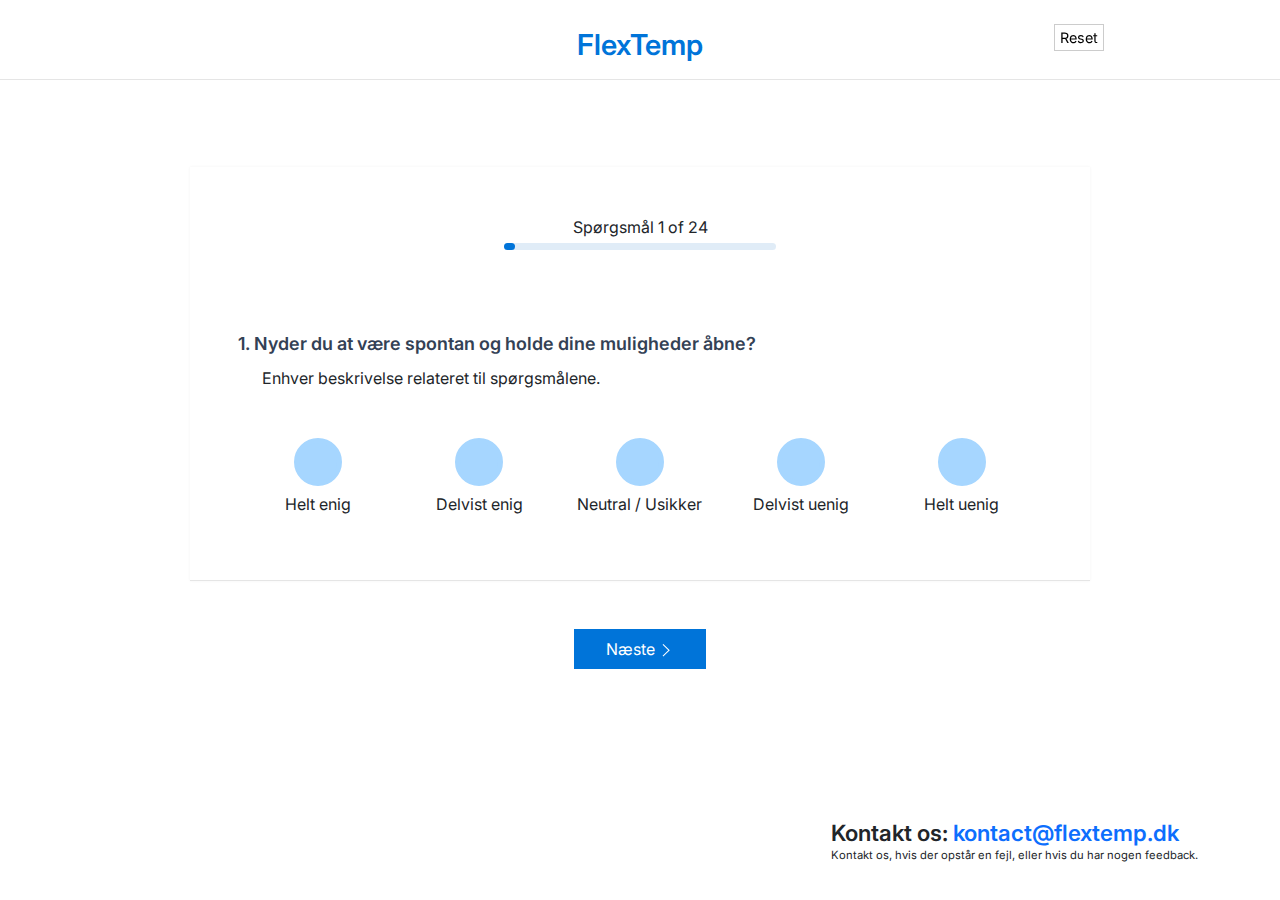
<file: static/quiz.html>
<!DOCTYPE html>
<html lang="en">
<head>
    <meta charset="UTF-8">
    <meta name="viewport" content="width=device-width, initial-scale=1.0">
    <title>Personality Test</title>

    <!-- Google Font -->
    <link rel="preconnect" href="https://fonts.googleapis.com">
    <link rel="preconnect" href="https://fonts.gstatic.com" crossorigin>
    <link href="https://fonts.googleapis.com/css2?family=Inter:ital,opsz,wght@0,14..32,100..900;1,14..32,100..900&display=swap" rel="stylesheet">

    <!-- Bootstrap css -->
    <link rel="stylesheet" href="/static/assets/css/bootstrap.min.css">

    <!-- Custom css -->
    <link rel="stylesheet" href="/static/assets/css/style.css">
</head>
<body>
  <div class="resetAndSelect">
    <div id="google_translate_element"></div>
  <button class="translateReset" onclick="resetTranslation()">Reset</button>
  <nav class="topNav">
    <div class="navLogo">
      <a href="/static/index.html" class="LogoAlter">FlexTemp</a>
    </div>
  </nav>

    <div class="home container homeParent">
      <div class="mcqContentMain">
        <div class="mcqDiv">
            <!-- Progreaa -->
            <div class="mcqBox">
                <div class="progressDiv text-center">
                    <p class="progressText">Spørgsmål <span>1</span> of <span>24</span></p>
                    <div class="progressFull">
                        <div class="progressActive"></div>
                    </div>
                </div>
    
                <!-- MCQ Intoduction-->
                <div class="mcqIntro my-4 my-lg-5">
                    <h2 class="mcqTitle">1. Har du en god balance mellem arbejde og privatliv i denne virksomhed?</h2>
                    <p class="mcqParagraph">Enhver beskrivelse relateret til spørgsmålene.</p>
                </div>
    
                <!-- MCQs -->
                <div class="mcqs">
                    <div class="mcqSingle">
                      <input type="radio" id="mcq1-option1" name="mcq1">
                      <label for="mcq1-option1" class="mcqName"></label>
                      <p class="mcqpara">Helt enig</p>
                    </div>
                    <div class="mcqSingle">
                      <input type="radio" id="mcq1-option2" name="mcq1">
                      <label for="mcq1-option2" class="mcqName"></label>
                      <p class="mcqpara">Delvist enig</p>
                    </div>
                    <div class="mcqSingle">
                      <input type="radio" id="mcq1-option3" name="mcq1">
                      <label for="mcq1-option3" class="mcqName"></label>
                      <p class="mcqpara">Neutral / Usikker</p>
                    </div>
                    <div class="mcqSingle">
                      <input type="radio" id="mcq1-option4" name="mcq1">
                      <label for="mcq1-option4" class="mcqName"></label>
                      <p class="mcqpara">Delvist uenig</p>
                    </div>
                    <div class="mcqSingle">
                      <input type="radio" id="mcq1-option5" name="mcq1">
                      <label for="mcq1-option5" class="mcqName"></label>
                      <p class="mcqpara">Helt uenig</p>
                    </div>
                </div>
            </div>

            <div class="nextDiv">
                <button class="leftBtn">
                  <svg viewBox="0 0 1024 1024" class="icon" version="1.1" xmlns="http://www.w3.org/2000/svg" fill="#000000"><g id="SVGRepo_bgCarrier" stroke-width="0"></g><g id="SVGRepo_tracerCarrier" stroke-linecap="round" stroke-linejoin="round"></g><g id="SVGRepo_iconCarrier"><path d="M768 903.232l-50.432 56.768L256 512l461.568-448 50.432 56.768L364.928 512z" ></path></g></svg> Tilbage
                </button>
                <button class="nextButton">Næste <svg viewBox="0 0 1024 1024" class="icon" version="1.1" xmlns="http://www.w3.org/2000/svg" fill="#000000"><g id="SVGRepo_bgCarrier" stroke-width="0"></g><g id="SVGRepo_tracerCarrier" stroke-linecap="round" stroke-linejoin="round"></g><g id="SVGRepo_iconCarrier"><path d="M256 120.768L306.432 64 768 512l-461.568 448L256 903.232 659.072 512z" fill="#ffffff"></path></g></svg>
                </button>
            </div>
        </div>
        <div class="mcqBox generate loadingScreen">
          <div class="progressDiv generate">
              <p class="progressText">Genererer resultater...</p>
              <img class="generateImg" src="./assets/images/Screenshot.png" alt="">
              <div class="progressFull">
                  <div class="progressActiveLoading"></div>
              </div>
          </div>
        </div>
      </div>
    </div>

    <footer>
      <div class="container">
        <div class="footerData">
          <h6 class="footerEmail">Kontakt os: <a href="mailto: kontact@flextemp.dk">kontact@flextemp.dk</a></h6>
          <p class="footerPara">Kontakt os, hvis der opstår en fejl, eller hvis du har nogen feedback.</p>
        </div>
      </div>
    </footer>
    
    <!-- Bootstrap js -->
    <script src="/static/assets/js/bootstrap.min.js"></script>

    <!-- custom js -->
     <script src="/static/assets/js/script.js"></script>

     
  <script type="text/javascript" src="//translate.google.com/translate_a/element.js?cb=googleTranslateElementInit"></script>

</body>
</html>
</file>
<file: assets/css/style.css>
@import url('https://fonts.googleapis.com/css2?family=Inter:ital,opsz,wght@0,14..32,100..900;1,14..32,100..900&display=swap');


body{
    font-family: "Inter", serif;
  }
.homeContentMain{
    width: 100%;
    max-width: 392px;
    margin: 3rem auto;
}
.mcqContentMain{
    margin: 3rem auto;
}
.homeParent{
    display: flex;
    justify-content: center;
    align-items: center;
    min-height: calc(100vh - 10rem);
    background: #FFFFFF;
}
.title{
    color: #0074D9;
    font-size: 2.2rem;
    font-weight: 600;
}
.homeParagraph{
    color: #334155;
    font-size: 1rem;
    font-weight: 400;
    line-height: 1.5rem;
}
.homeContentMain .homeForm{
    margin-top: 2rem;
}
.input-group.mobile{
    display: flex;
    justify-content: space-between;
    align-items: center;
    column-gap: .5rem;
}
#countryCode{
    width: 7.5rem;
    padding: 0.75rem .41rem;
    font-size: 0.85rem;
}
#mobileInput{
    width: calc(100% - 8rem);
}
.homeForm .input-group{
    position: relative;
    margin-bottom: 1rem;
}
.homeForm .input-group .placeholder-star{
    position: absolute;
    color: red;
    top: 18%;
    font-size: 1.1rem;
}
.input-group.name .placeholder-star{
    left: 5.9rem;
}
.input-group.mobile .placeholder-star{
    left: 16.15rem;
}
.input-group.email .placeholder-star{
    left: 3.8rem;
}
.homeForm .input-group .homeInput{
    width: 100%;
    padding: 0.6rem;
    border: .1rem solid #94a3b870;
    outline: none;
    transition: .3s ease;
}
.placeholder-star.hidden {
    display: none;
}
.homeForm .input-group .homeInput:focus{
    border-color: #0074D9;
}
.homeForm .input-group .homeInput:active{
    border-color: #0074D9;
}
 
.homeForm .startButton{
    width: 100%;
    padding: 0.6rem;
    border: none;
    outline: none;
    transition: .3s ease;
    background: #0074D9;
    transition: .3s ease;
    color: #ffffff;
    font-size: 1rem;
    font-weight: 600;
}
.homeForm .startButton:hover{
    background: #0244bd;
}

/* MCQ Page */
.nextButton{
    background: #0074D9;
    color: #ffffff;
    padding: 0.5rem 2rem;
    border: none;
    outline: none;
    transition: .3s ease;
}
.nextButton svg{
    width: .9rem;
    height: .9rem;
}
.nextButton:hover{
    background: #0244bd;
}
.progressText{
    margin-bottom: 0;
}
.progressFull{
    width: 17rem;
    margin: .3rem auto;
    position: relative;
    background: #e0ecf7;
    height: .4rem;
    border-radius: 1rem;
}
.progressActive{
    position: absolute;
    top: 0;
    left: 0;
    background: #0074D9;
    border-radius: 1rem;
    width: 2rem;
    height: 100%;
}
.mcqBox{
    width: 900px;
    max-width: 100%;
    margin-left: auto;
    margin-right: auto;
    padding: 3rem;
    box-shadow: 0 0 3px rgba(0, 0, 0, .05);
    border-bottom: .1rem solid rgba(0, 0, 0, .1);
    margin-top: -3rem;
}
.mcqTitle{
    font-size: 18px;
    font-weight: 600;
    color: #334155;
    line-height: 28px;
}
.mcqs{
    display: flex;
    justify-content: space-around;
    align-items: center;
    flex-wrap: wrap;
}
.mcqSingle{
    text-align: center;
    width: 20%;
}

.mcqs input[type="radio"]{
    display: none;
}
.mcqs .mcqName{
    display: inline-block;
    width: 3rem;
    height: 3rem;
    background: #A6D6FF; 
    border: 5px solid #A6D6FF; 
    border-radius: 50%; 
    text-align: center;
    line-height: 3rem; 
    cursor: pointer; 
    transition: 0.3s ease;
}

.mcqs input[type="radio"]:checked + .mcqName{
    background: #0074D9; 
    color: white; 
}
.progressDiv{
    margin-bottom: 5rem;
}
.mcqs .mcqName:hover{
    box-shadow: 0 0 5px #0074D9;
}
.generateImg{
    height: 4rem;
    margin-bottom: 2rem;
    margin-top: 3rem;
}
.progressDiv.generate{
    margin-bottom: 0;
}

/* Final page */
.lightBtn{
    background: #A6D6FF;
    border: none;
    padding: 0.5rem 2rem;
    transition: .3s ease;
}
.lightBtn svg{
    margin-left: 0.3rem;
    transition: .3s ease;
}
.lightBtn:hover{
    background: #0074D9;
    color: #ffffff;
}
.lightBtn:hover svg{
    fill: #ffffff;
}
.finalDiv{
    display: flex;
    justify-content: space-between;
    align-items: flex-start;
    column-gap: 15%;
}
.finalDiv .finalText{
    width: 45%;
}
.finalDiv .finalCertificate{
    width: 40%;
}
.finalSertificateInner{
    width: 100%;
    max-width: 25rem;
    background: linear-gradient(-140deg, #A6D6FF, #0074D9, #0244bd);
    padding: 8rem 3rem;
    text-align: center;
    margin: auto;
    box-shadow: -2px 2px 10px #0074D9;
}
.finalSertificateInner h2{
    color: #ffffff;
    font-size: 2.5rem;
    font-weight: 600;
    margin-bottom: 5rem;
    font-family: "Geologica", sans-serif;
    text-align: center;
    max-width: 10rem;
    margin-left: 2rem;
    margin-right: auto;
    line-height: 35px;
}
.finalSertificateInner p{
    font-family: "Geologica", sans-serif;
    color: #ffffff;
    font-size: 1.4rem;
    line-height: 2rem;
    font-weight: 300;
    margin-bottom: 2rem;
    max-width: 20rem;
    margin-left: auto;
    margin-right: auto;
}
.finalTextInner{
    width: 100%;
    max-width: 39rem;
    margin-right: auto;
    text-align: justify;
}
.second_title{
    font-weight: 900;
    font-size: 2rem;
    line-height: 28px;
}
.third_title{
    font-weight: 600;
    font-size: 1.5rem;
    line-height: 28px;
}
.thirdPara, .tListItem{
    font-size: 1rem;
    line-height: 1.5rem;
    font-weight: 400;
}
.navLogo{
    text-align: center;
    border-bottom: 1px solid rgba(0, 0, 0, .1);
}
.LogoAlter{
    font-size: 1.8rem;
    color: #0074D9;
    font-weight: 600;
    padding: .8rem;
    display: inline-block;
    text-decoration: none;
}
.footerEmail{
    font-size: 1.4rem;
    font-weight: 600;
    margin-bottom: 0;
}
.footerEmail a{
    text-decoration: none;
    transition: .3s ease;
}
.footerEmail a:hover{
    text-decoration: underline;
}
.footerPara{
    font-size: 0.7rem;
}
.footerData{
    width: fit-content;
    margin-left: auto;
    /* margin-bottom: 2rem; */
    padding-bottom: 2rem;
}
.mcqParagraph{
    margin-left: 1.5rem;
}
.leftBtn svg{
    width: .9rem;
    height: .9rem;
    margin-right: 0.2rem;
    transition: .3s ease;
    margin-bottom: 0.2rem;
}
.leftBtn{
    background: #A6D6FF;
    border: none;
    outline: none;
    padding: .5rem 2rem;
    transition: .3s ease;
}
.leftBtn:hover{
    background: #0074D9;
    color: #ffffff;
}
.leftBtn:hover svg{
    fill: #ffffff !important;
}
.nextDiv{
    display: flex;
    justify-content: center;
    align-items: center;
    column-gap: 2rem;
    margin-top: 3rem;
    margin-bottom: 1rem;
}

/* deepseec code */

  
  .leftBtn {
    display: none; /* Hide by default */
  }
  .loadingScreen{
    display: none;
    text-align: center;
  }
  .progressActiveLoading {
    position: absolute;
    top: 0;
    left: 0;
    width: 0%;
    height: 100%;
    background-color: #0074d9;
    animation: progressAnimation 3.5s linear forwards; /* Animation for 3.5 seconds */
  }
  
  @keyframes progressAnimation {
    0% {
      width: 0%;
    }
    100% {
      width: 100%;
    }
  }

  /* Google translate */
  .VIpgJd-ZVi9od-ORHb-OEVmcd{
    visibility: hidden;
    opacity: 0;
    display: none;
    height: 0;
  }
  
  div#google_translate_element {
    width: fit-content;
    margin-left: auto;
    margin-right: 2rem;
}
#google_translate_element {
    margin: 10px 0;
    text-align: right;
}
.skiptranslate {
    position: fixed;
    top: 0;
    right: 0;
}
.translateReset{
    position: fixed;
    top: 0rem;
    right: 11rem;
    font-size: 0.9rem;
    background: transparent;
    border: 1px solid rgba(0, 0, 0, .2);
    padding: .1rem .3rem;
    background: #ffffff;
}
.goog-te-gadget-simple{
    width: 10.5rem;
    text-align: center;
}
.introduction{
    max-width: 90vw;
    margin: 2.5rem auto -3rem auto;
}
.introData{
    color: #334155;
    font-size: 1rem;
    font-weight: 400;
    line-height: 1.5rem;
    text-align: center;
}
div#goog-gt-tt {
    display: none !important;
}
.VIpgJd-yAWNEb-VIpgJd-fmcmS-sn54Q{
   background: transparent !important;
   box-shadow: none !important;
}
/* nav.topNav {
    margin-top: -3.15rem;
} */
/* Mobile responsive */
@media (max-width: 992px) {
    .mcqBox{
        width: fit-content;
        padding: 2rem 1rem;
    }
    .mcqpara{
        white-space: nowrap;
    }
    .mcqs{
        justify-content: space-between;
    }
    .mcqBox.generate{
        width: 700px;
    }
    .finalDiv{
        flex-direction: column-reverse;
        row-gap: 3rem;
    }
    .finalDiv .finalText{
        width: 100%;
        max-width: 30rem;
    }
    .finalDiv .finalCertificate{
        width: 100%;
    }
}
@media (max-width: 768px) {
    
    /* .navLogo{
        text-align: left;
        padding-left: 1rem;
    } */
    .mcqSingle{
        width: 33.33%;
    }
    .mcqs{
        justify-content: flex-start;
        row-gap: 1.5rem;
    }
    .mcqBox.generate{
        width: 500px;
    }
}
@media (max-width: 576px) {
    .navLogo{
        margin-top: 1rem;
    }
    .progressDiv{
        margin-bottom: 2.5rem;
    }
    .mcqContentMain, .homeContentMain{
        margin: 2.2rem auto;
    }
    .finalDiv{
        row-gap: 2rem;
    }
    .footerEmail{
        font-size: 1.2rem;
    }
    .footerPara{
        font-size: 0.65rem;
    }
    .mcqBox.generate{
        width: fit-content;
        padding: 2rem 4rem;
    }
}
@media (max-width: 480px) {
    .introduction{
        max-width: 95vw;
        margin-top: 2rem;
    }
    /* .skiptranslate{
        right: 1rem;
    } */
    /* .translateReset{
        right: 12rem;
    } */
    /* .navLogo{
        padding-left: 0;
    } */
    .mcqSingle{
        width: 50%;
    }
    .mcqParagraph{
        margin-left: unset;
    }
    .mcqBox.generate{
        padding: 2rem;
    }
    
}
@media (max-width: 414px) {
    /* .goog-te-gadget-simple{
        width: 9.5rem;
    }
    .translateReset{
        right: 10.5rem;
    } */
    .LogoAlter{
        padding: 0.5rem;
    }
    /* .skiptranslate{
        right: .5rem;
    } */
    .mcqBox.generate{
        padding: 2rem 1rem;
    }
    .finalSertificateInner{
        padding: 5rem 2rem;
    }
    .finalSertificateInner h2{
        margin-left: auto;
    }
}
@media (max-width: 369px) {
    .finalSertificateInner{
        padding: 2rem 1rem;
    }
}
</file>
<file: static/assets/css/style.css>
@import url('https://fonts.googleapis.com/css2?family=Inter:ital,opsz,wght@0,14..32,100..900;1,14..32,100..900&display=swap');


body{
    font-family: "Inter", serif;
  }
.homeContentMain{
    width: 100%;
    max-width: 392px;
    margin: 3rem auto;
}
.mcqContentMain{
    margin: 3rem auto;
}
.homeParent{
    display: flex;
    justify-content: center;
    align-items: center;
    min-height: calc(100vh - 10rem);
    background: #FFFFFF;
}
.title{
    color: #0074D9;
    font-size: 2.2rem;
    font-weight: 600;
}
.homeParagraph{
    color: #334155;
    font-size: 1rem;
    font-weight: 400;
    line-height: 1.5rem;
}
.homeContentMain .homeForm{
    margin-top: 2rem;
}
.input-group.mobile{
    display: flex;
    justify-content: space-between;
    align-items: center;
    column-gap: .5rem;
}
#countryCode{
    width: 7.5rem;
    padding: 0.75rem .41rem;
    font-size: 0.85rem;
}
#mobileInput{
    width: calc(100% - 8rem);
}
.homeForm .input-group{
    position: relative;
    margin-bottom: 1rem;
}
.homeForm .input-group .placeholder-star{
    position: absolute;
    color: red;
    top: 18%;
    font-size: 1.1rem;
}
.input-group.name .placeholder-star{
    left: 5.9rem;
}
.input-group.mobile .placeholder-star{
    left: 16.15rem;
}
.input-group.email .placeholder-star{
    left: 3.8rem;
}
.homeForm .input-group .homeInput{
    width: 100%;
    padding: 0.6rem;
    border: .1rem solid #94a3b870;
    outline: none;
    transition: .3s ease;
}
.placeholder-star.hidden {
    display: none;
}
.homeForm .input-group .homeInput:focus{
    border-color: #0074D9;
}
.homeForm .input-group .homeInput:active{
    border-color: #0074D9;
}
 
.homeForm .startButton{
    width: 100%;
    padding: 0.6rem;
    border: none;
    outline: none;
    transition: .3s ease;
    background: #0074D9;
    transition: .3s ease;
    color: #ffffff;
    font-size: 1rem;
    font-weight: 600;
}
.homeForm .startButton:hover{
    background: #0244bd;
}

/* MCQ Page */
.nextButton{
    background: #0074D9;
    color: #ffffff;
    padding: 0.5rem 2rem;
    border: none;
    outline: none;
    transition: .3s ease;
}
.nextButton svg{
    width: .9rem;
    height: .9rem;
}
.nextButton:hover{
    background: #0244bd;
}
.progressText{
    margin-bottom: 0;
}
.progressFull{
    width: 17rem;
    margin: .3rem auto;
    position: relative;
    background: #e0ecf7;
    height: .4rem;
    border-radius: 1rem;
}
.progressActive{
    position: absolute;
    top: 0;
    left: 0;
    background: #0074D9;
    border-radius: 1rem;
    width: 2rem;
    height: 100%;
}
.mcqBox{
    width: 900px;
    max-width: 100%;
    margin-left: auto;
    margin-right: auto;
    padding: 3rem;
    box-shadow: 0 0 3px rgba(0, 0, 0, .05);
    border-bottom: .1rem solid rgba(0, 0, 0, .1);
    margin-top: -3rem;
}
.mcqTitle{
    font-size: 18px;
    font-weight: 600;
    color: #334155;
    line-height: 28px;
}
.mcqs{
    display: flex;
    justify-content: space-around;
    align-items: center;
    flex-wrap: wrap;
}
.mcqSingle{
    text-align: center;
    width: 20%;
}

.mcqs input[type="radio"]{
    display: none;
}
.mcqs .mcqName{
    display: inline-block;
    width: 3rem;
    height: 3rem;
    background: #A6D6FF; 
    border: 5px solid #A6D6FF; 
    border-radius: 50%; 
    text-align: center;
    line-height: 3rem; 
    cursor: pointer; 
    transition: 0.3s ease;
}

.mcqs input[type="radio"]:checked + .mcqName{
    background: #0074D9; 
    color: white; 
}
.progressDiv{
    margin-bottom: 5rem;
}
.mcqs .mcqName:hover{
    box-shadow: 0 0 5px #0074D9;
}
.generateImg{
    height: 4rem;
    margin-bottom: 2rem;
    margin-top: 3rem;
}
.progressDiv.generate{
    margin-bottom: 0;
}

/* Final page */
.lightBtn{
    background: #A6D6FF;
    border: none;
    padding: 0.5rem 2rem;
    transition: .3s ease;
}
.lightBtn svg{
    margin-left: 0.3rem;
    transition: .3s ease;
}
.lightBtn:hover{
    background: #0074D9;
    color: #ffffff;
}
.lightBtn:hover svg{
    fill: #ffffff;
}
.finalDiv{
    display: flex;
    justify-content: space-between;
    align-items: flex-start;
    column-gap: 15%;
}
.finalDiv .finalText{
    width: 45%;
}
.finalDiv .finalCertificate{
    width: 40%;
}
.finalSertificateInner{
    width: 100%;
    max-width: 25rem;
    background: linear-gradient(-140deg, #A6D6FF, #0074D9, #0244bd);
    padding: 8rem 3rem;
    text-align: center;
    margin: auto;
    box-shadow: -2px 2px 10px #0074D9;
}
.finalSertificateInner h2{
    color: #ffffff;
    font-size: 2.5rem;
    font-weight: 600;
    margin-bottom: 5rem;
    font-family: "Geologica", sans-serif;
    text-align: center;
    max-width: 10rem;
    margin-left: 3rem;
    margin-right: auto;
    line-height: 25px;
}
.finalSertificateInner p{
    font-family: "Geologica", sans-serif;
    color: #ffffff;
    font-size: 1.4rem;
    line-height: 2rem;
    font-weight: 300;
    margin-bottom: 2rem;
    max-width: 20rem;
    margin-left: auto;
    margin-right: auto;
}
.finalTextInner{
    width: 100%;
    max-width: 39rem;
    margin-right: auto;
    text-align: justify;
}
.second_title{
    font-weight: 900;
    font-size: 2rem;
    line-height: 28px;
}
.third_title{
    font-weight: 600;
    font-size: 1.5rem;
    line-height: 28px;
}
.thirdPara, .tListItem{
    font-size: 1rem;
    line-height: 1.5rem;
    font-weight: 400;
}
.navLogo{
    text-align: center;
    border-bottom: 1px solid rgba(0, 0, 0, .1);
}
.LogoAlter{
    font-size: 1.8rem;
    color: #0074D9;
    font-weight: 600;
    padding: .8rem;
    display: inline-block;
    text-decoration: none;
}
.footerEmail{
    font-size: 1.4rem;
    font-weight: 600;
    margin-bottom: 0;
}
.footerEmail a{
    text-decoration: none;
    transition: .3s ease;
}
.footerEmail a:hover{
    text-decoration: underline;
}
.footerPara{
    font-size: 0.7rem;
}
.footerData{
    width: fit-content;
    margin-left: auto;
    margin-bottom: 2rem;
}
.mcqParagraph{
    margin-left: 1.5rem;
}
.leftBtn svg{
    width: .9rem;
    height: .9rem;
    margin-right: 0.2rem;
    transition: .3s ease;
    margin-bottom: 0.2rem;
}
.leftBtn{
    background: #A6D6FF;
    border: none;
    outline: none;
    padding: .5rem 2rem;
    transition: .3s ease;
}
.leftBtn:hover{
    background: #0074D9;
    color: #ffffff;
}
.leftBtn:hover svg{
    fill: #ffffff !important;
}
.nextDiv{
    display: flex;
    justify-content: center;
    align-items: center;
    column-gap: 2rem;
    margin-top: 3rem;
    margin-bottom: 1rem;
}

/* deepseec code */

  
  .leftBtn {
    display: none; /* Hide by default */
  }
  .loadingScreen{
    display: none;
    text-align: center;
  }
  .progressActiveLoading {
    position: absolute;
    top: 0;
    left: 0;
    width: 0%;
    height: 100%;
    background-color: #0074d9;
    animation: progressAnimation 3.5s linear forwards; /* Animation for 3.5 seconds */
  }
  
  @keyframes progressAnimation {
    0% {
      width: 0%;
    }
    100% {
      width: 100%;
    }
  }
  /* Google translate */
  .VIpgJd-ZVi9od-ORHb-OEVmcd{
    visibility: hidden;
    opacity: 0;
    display: none;
    height: 0;
  }
  
  div#google_translate_element {
    width: fit-content;
    margin-left: auto;
    margin-right: 2rem;
}
#google_translate_element {
    margin: 10px 0;
    text-align: right;
}
.skiptranslate {
    position: fixed;
    top: 1.5rem;
    right: 2rem;
}
.translateReset{
    position: fixed;
    top: 1.5rem;
    right: 11rem;
    font-size: 0.9rem;
    background: transparent;
    border: 1px solid rgba(0, 0, 0, .2);
    padding: .1rem .3rem;
}

/* Mobile responsive */
@media (max-width: 992px) {
    .mcqBox{
        width: fit-content;
        padding: 2rem 1rem;
    }
    .mcqpara{
        white-space: nowrap;
    }
    .mcqs{
        justify-content: space-between;
    }
    .mcqBox.generate{
        width: 700px;
    }
    .finalDiv{
        flex-direction: column-reverse;
        row-gap: 3rem;
    }
    .finalDiv .finalText{
        width: 100%;
        max-width: 30rem;
    }
    .finalDiv .finalCertificate{
        width: 100%;
    }
}
@media (max-width: 768px) {
    .mcqSingle{
        width: 33.33%;
    }
    .mcqs{
        justify-content: flex-start;
        row-gap: 1.5rem;
    }
    .mcqBox.generate{
        width: 500px;
    }
}
@media (max-width: 576px) {
    .progressDiv{
        margin-bottom: 2.5rem;
    }
    .mcqContentMain, .homeContentMain{
        margin: 2.2rem auto;
    }
    .finalDiv{
        row-gap: 2rem;
    }
    .footerEmail{
        font-size: 1.2rem;
    }
    .footerPara{
        font-size: 0.65rem;
    }
    .mcqBox.generate{
        width: fit-content;
        padding: 2rem 4rem;
    }
}
@media (max-width: 480px) {
    .mcqSingle{
        width: 50%;
    }
    .mcqParagraph{
        margin-left: unset;
    }
    .mcqBox.generate{
        padding: 2rem;
    }
}
@media (max-width: 414px) {
    .mcqBox.generate{
        padding: 2rem 1rem;
    }
    .finalSertificateInner{
        padding: 5rem 2rem;
    }
    .finalSertificateInner h2{
        margin-left: auto;
    }
}
@media (max-width: 369px) {
    .finalSertificateInner{
        padding: 2rem 1rem;
    }
}
</file>
